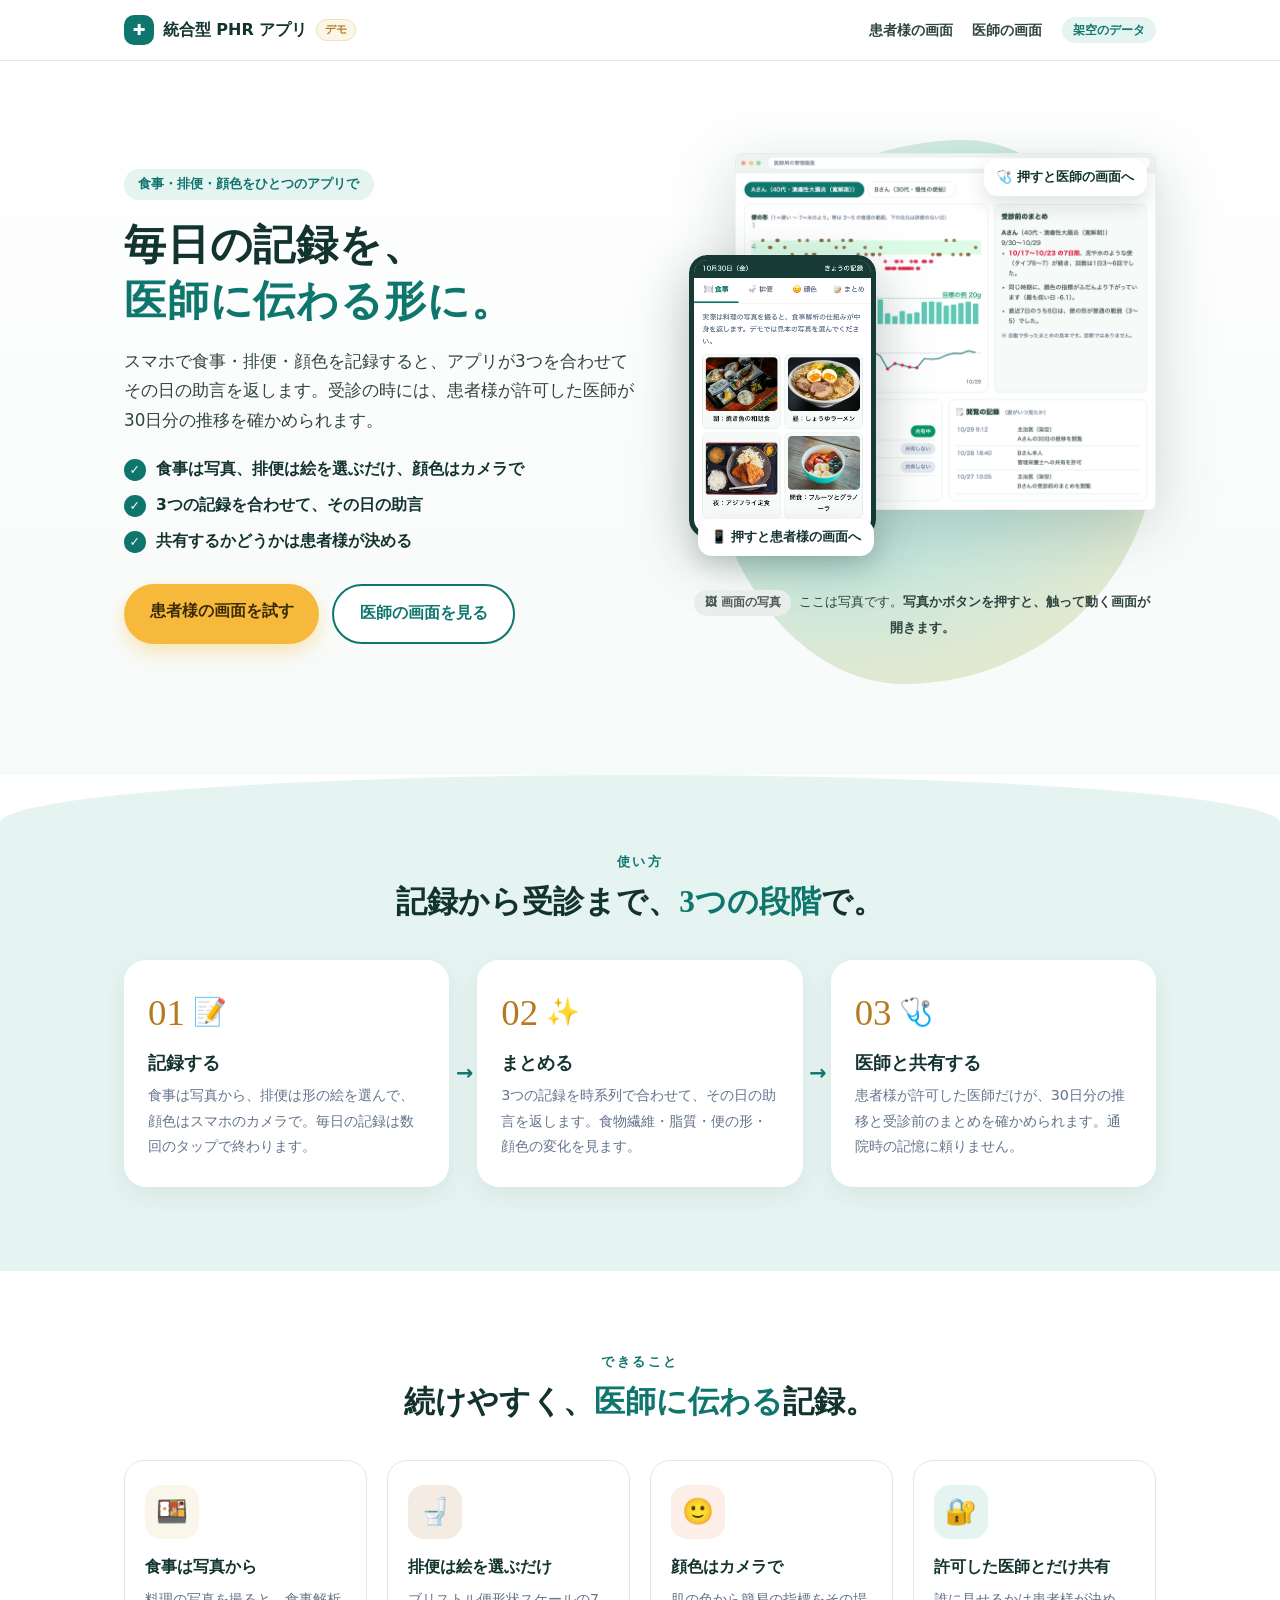
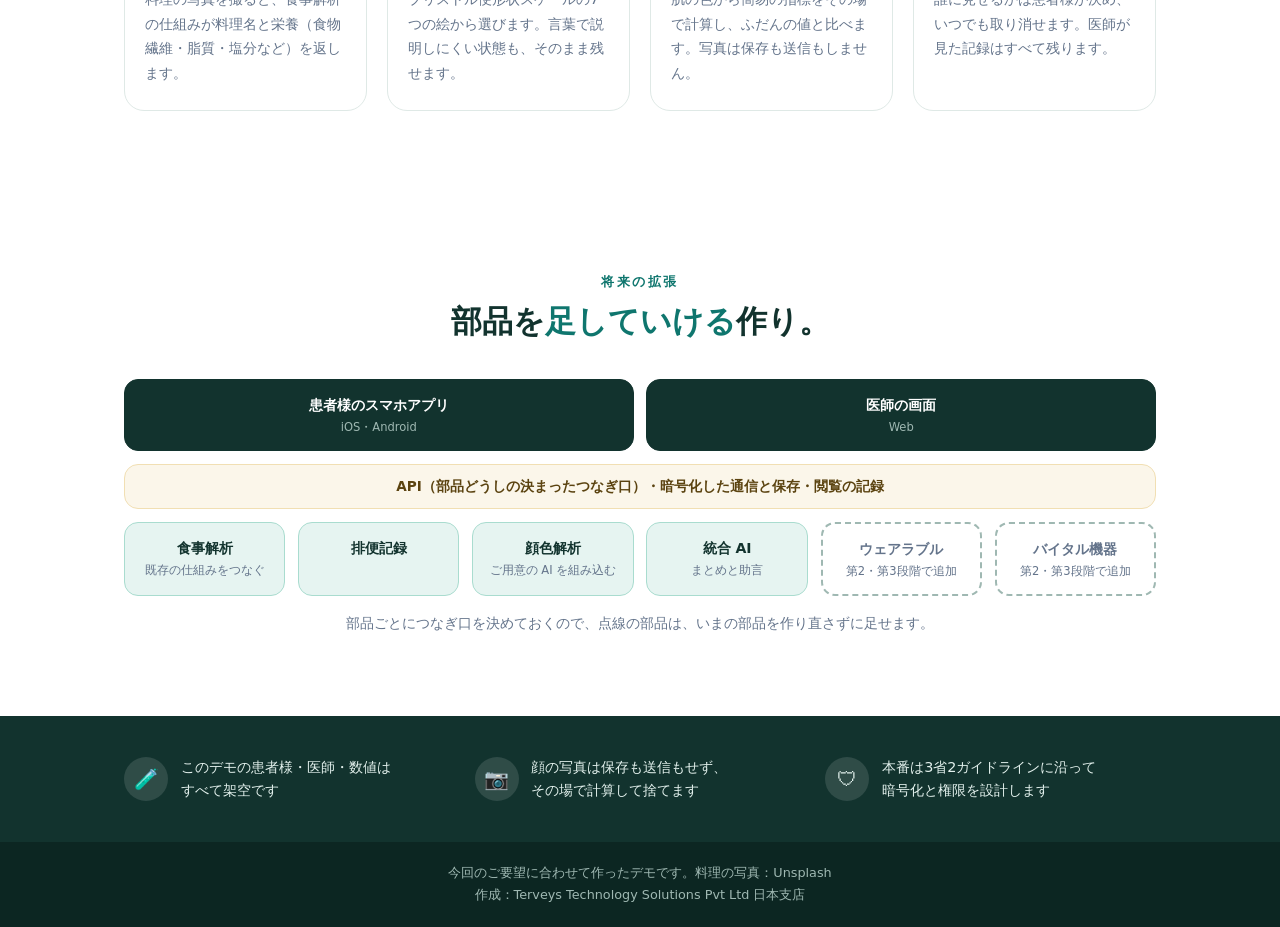
<file: index.html>
<!doctype html>
<html lang="ja">
<head>
<meta charset="utf-8">
<meta name="robots" content="noindex, nofollow">
<meta http-equiv="refresh" content="0; url=./%E7%B5%B1%E5%90%88%E5%9E%8BPHR%E3%83%98%E3%83%AB%E3%82%B9%E3%82%B1%E3%82%A2%E3%82%A2%E3%83%97%E3%83%AA%E3%81%AE%E3%83%87%E3%83%A2/">
<title>統合型PHRヘルスケアアプリのデモ</title>
<script>location.replace('./%E7%B5%B1%E5%90%88%E5%9E%8BPHR%E3%83%98%E3%83%AB%E3%82%B9%E3%82%B1%E3%82%A2%E3%82%A2%E3%83%97%E3%83%AA%E3%81%AE%E3%83%87%E3%83%A2/');</script>
</head>
<body>
<p><a href="./%E7%B5%B1%E5%90%88%E5%9E%8BPHR%E3%83%98%E3%83%AB%E3%82%B9%E3%82%B1%E3%82%A2%E3%82%A2%E3%83%97%E3%83%AA%E3%81%AE%E3%83%87%E3%83%A2/">統合型PHRヘルスケアアプリのデモへ</a></p>
</body>
</html>
</file>
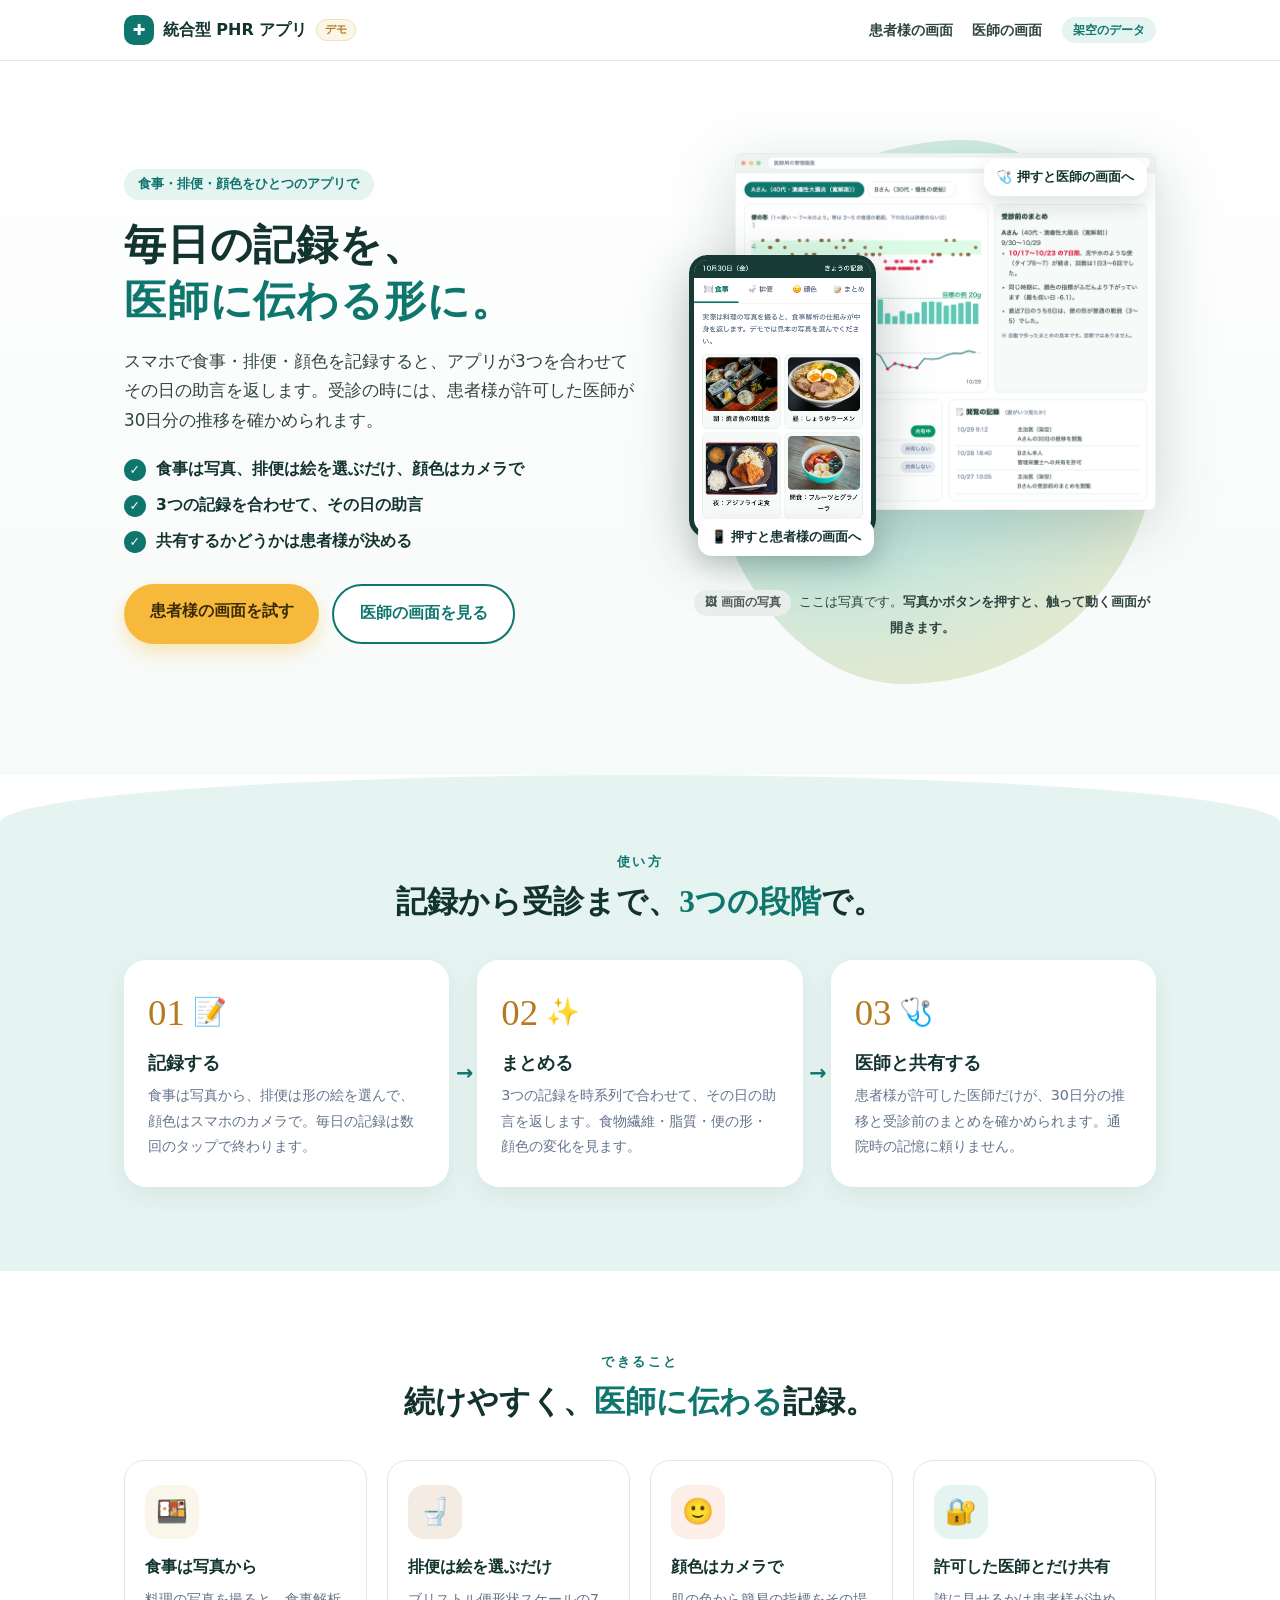
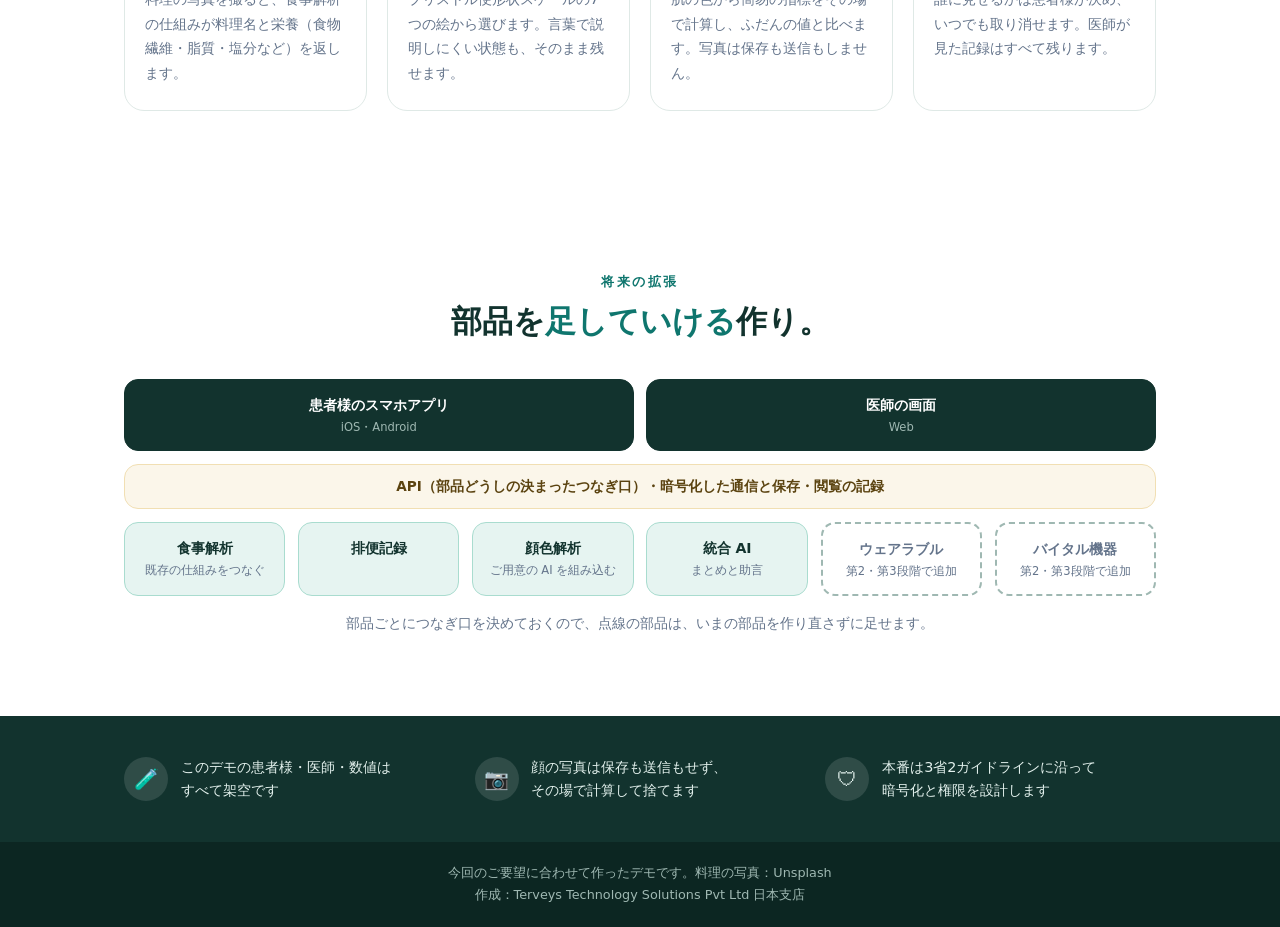
<file: 統合型PHRヘルスケアアプリのデモ/index.html>
<!doctype html>
<html lang="ja">
<head>
<meta charset="utf-8">
<meta name="viewport" content="width=device-width, initial-scale=1">
<meta name="robots" content="noindex, nofollow">
<title>統合型PHRヘルスケアアプリのデモ</title>
<link rel="stylesheet" href="style.css?v=20261030-8">
</head>
<body>
<!-- 発注ナビ 202610280015（統合型PHRヘルスケアアプリの初期開発）向けのデモ。2026-10-30
     見るのは主に発注ナビの担当の方＝1ページ・ログインなし・専門用語なし（202610090019 の教訓）。
     データはすべて架空。顔の写真は保存も送信もしない（その場で色を計算して捨てる）。
     見せ方は Cara Care・ウェルビーのページの組み立てを参考にした（ロゴ・文章・画像・色は写していない） -->
<div class="topbar">
  <div class="wrap">
    <a class="brand" href="#"><span class="mark">✚</span>統合型 PHR アプリ<small>デモ</small></a>
    <nav class="topnav">
      <a href="#patient">患者様の画面</a>
      <a href="#doctor">医師の画面</a>
      <span class="demo-pill">架空のデータ</span>
    </nav>
  </div>
</div>

<section class="hero home">
  <div class="wrap">
    <div class="hero-text">
      <span class="eyebrow">食事・排便・顔色をひとつのアプリで</span>
      <h1>毎日の記録を、<em>医師に伝わる形に。</em></h1>
      <p class="lead">スマホで食事・排便・顔色を記録すると、アプリが3つを合わせてその日の助言を返します。受診の時には、患者様が許可した医師が30日分の推移を確かめられます。</p>
      <ul class="checks">
        <li>食事は写真、排便は絵を選ぶだけ、顔色はカメラで</li>
        <li>3つの記録を合わせて、その日の助言</li>
        <li>共有するかどうかは患者様が決める</li>
      </ul>
      <div class="cta">
        <a class="btn-cta warm" href="#patient">患者様の画面を試す</a>
        <a class="btn-cta line" href="#doctor">医師の画面を見る</a>
      </div>
    </div>

    <div class="hero-visual">
      <div class="pv-stack">
      <a class="pv pv-doctor" href="#doctor" aria-label="医師の画面を見る"><img src="img/preview_doctor.png" alt="医師用の管理画面の見本"></a>
      <a class="pv pv-phone" href="#patient" aria-label="患者様の画面を試す"><img src="img/preview_phone.png" alt="患者様のスマホ画面の見本"></a>
      <span class="float-chip chip-a">📱 押すと患者様の画面へ</span>
      <span class="float-chip chip-b">🩺 押すと医師の画面へ</span>
      </div>
      <p class="pv-caption"><span class="see-badge">🖼 画面の写真</span>ここは写真です。<b>写真かボタンを押すと、触って動く画面が開きます。</b></p>
    </div>
  </div>
</section>

<section class="band home">
  <div class="wrap">
    <span class="sec-label">使い方</span>
    <h2 class="sec-title">記録から受診まで、<em>3つの段階</em>で。</h2>
    <div class="steps">
      <div class="step"><span class="n">01</span><span class="ic">📝</span><b>記録する</b><p>食事は写真から、排便は形の絵を選んで、顔色はスマホのカメラで。毎日の記録は数回のタップで終わります。</p></div>
      <div class="step"><span class="n">02</span><span class="ic">✨</span><b>まとめる</b><p>3つの記録を時系列で合わせて、その日の助言を返します。食物繊維・脂質・便の形・顔色の変化を見ます。</p></div>
      <div class="step"><span class="n">03</span><span class="ic">🩺</span><b>医師と共有する</b><p>患者様が許可した医師だけが、30日分の推移と受診前のまとめを確かめられます。通院時の記憶に頼りません。</p></div>
    </div>
  </div>
</section>

<section class="features home">
  <div class="wrap">
    <span class="sec-label">できること</span>
    <h2 class="sec-title">続けやすく、<em>医師に伝わる</em>記録。</h2>
    <div class="feat-grid">
      <div class="feat"><span class="ic">🍱</span><b>食事は写真から</b><p>料理の写真を撮ると、食事解析の仕組みが料理名と栄養（食物繊維・脂質・塩分など）を返します。</p></div>
      <div class="feat"><span class="ic">🚽</span><b>排便は絵を選ぶだけ</b><p>ブリストル便形状スケールの7つの絵から選びます。言葉で説明しにくい状態も、そのまま残せます。</p></div>
      <div class="feat"><span class="ic">🙂</span><b>顔色はカメラで</b><p>肌の色から簡易の指標をその場で計算し、ふだんの値と比べます。写真は保存も送信もしません。</p></div>
      <div class="feat"><span class="ic">🔐</span><b>許可した医師とだけ共有</b><p>誰に見せるかは患者様が決め、いつでも取り消せます。医師が見た記録はすべて残ります。</p></div>
    </div>
  </div>
</section>

<section class="view patient" id="patient">
  <div class="wrap">
    <span class="sec-label">患者様の画面</span>
    <h2 class="sec-title">毎日の記録を、<em>触って</em>試せます。</h2>
    <div class="patient-grid">
      <div class="guide">
        <b class="guide-title">この順に試してください</b>
        <ol class="guide-steps">
          <li><span>1</span><div><b>食事</b>見本の写真を選ぶと、写真を解析して料理名と栄養を返します。</div></li>
          <li><span>2</span><div><b>排便</b>便の形に近い絵を選びます（ブリストル便形状スケール）。</div></li>
          <li><span>3</span><div><b>顔色</b>「カメラを使う」か「見本の値で試す」で、顔色の指標を出します。写真は保存も送信もしません。</div></li>
          <li><span>4</span><div><b>まとめ</b>3つの記録を合わせた、きょうの助言が出ます。</div></li>
        </ol>
        <p class="guide-note">記録は、患者様が許可した医師だけが見られます。</p>
        <div class="view-nav">
          <a class="btn-cta line" href="#doctor">医師の画面を見る →</a>
          <a class="back" href="#">← 最初の画面へ</a>
        </div>
      </div>
      <div class="phone-stage">
        <span class="touch-badge pulse">👆 このスマホの画面は、触って動きます</span>
      <div class="phone">
        <div class="phone-top"><span id="today-label"></span><span>きょうの記録</span></div>
        <nav class="tabs" role="tablist">
          <button class="tab on" data-tab="meal">🍽 食事</button>
          <button class="tab" data-tab="stool">🚽 排便</button>
          <button class="tab" data-tab="face">🙂 顔色</button>
          <button class="tab" data-tab="sum">📝 まとめ</button>
        </nav>

        <div class="pane on" id="pane-meal">
          <p class="hint">実際は料理の写真を撮ると、食事解析の仕組みが中身を返します。<b>👆 見本の写真を押してください。</b></p>
          <div class="meal-picks" id="meal-picks"></div>
          <div class="result" id="meal-result" hidden></div>
          <ul class="log" id="meal-log"></ul>
        </div>

        <div class="pane" id="pane-stool">
          <p class="hint">便の形に近い絵を選んでください（ブリストル便形状スケール）。</p>
          <div class="bristol" id="bristol"></div>
          <ul class="log" id="stool-log"></ul>
        </div>

        <div class="pane" id="pane-face">
          <p class="hint">枠の中に顔を入れて撮ると、肌の色から顔色の指標をその場で計算します。<b>写真は保存も送信もしません。</b></p>
          <div class="cam">
            <video id="cam-video" playsinline muted></video>
            <canvas id="cam-canvas" hidden></canvas>
            <div class="cam-oval"></div>
            <div class="cam-off" id="cam-off">カメラは止まっています</div>
          </div>
          <div class="btn-row">
            <button class="btn" id="cam-start">カメラを使う</button>
            <button class="btn primary" id="cam-shot" disabled>この顔色で計算</button>
            <button class="btn ghost" id="cam-sample">見本の値で試す</button>
          </div>
          <div class="result" id="face-result" hidden></div>
        </div>

        <div class="pane" id="pane-sum">
          <div id="sum-body"></div>
          <p class="note">※ 助言は見本の文です。実際は統合 AI エンジンが記録をまとめて出します。</p>
        </div>
      </div>
      </div>
    </div>
  </div>
</section>

<section class="view doctor" id="doctor">
  <div class="wrap">
    <span class="sec-label">医療関係者の方へ</span>
    <h2 class="sec-title">受診の前に、<em>30日分の推移</em>をひと目で。</h2>
    <p class="sec-lead">架空の患者様2人の記録です。患者様を切り替えて、便の形・食物繊維・顔色の推移と、受診前のまとめをご覧ください。</p>
    <div class="legend">
      <span><span class="touch-badge">👆 押して試せる</span>患者様の切り替え（Aさん・Bさん）と、共有の許可のボタン</span>
      <span><span class="see-badge">👀 見るだけ</span>グラフ・受診前のまとめ・閲覧の記録</span>
    </div>
    <div class="browser">
      <div class="browser-bar"><span class="dot"></span><span class="dot"></span><span class="dot"></span><span class="addr">医師用の管理画面</span></div>
      <div class="browser-body">
        <div class="pt-row"><span class="touch-mini">👆 押して切り替え</span><div class="pt-picks" id="pt-picks"></div></div>
        <div class="doc-grid">
          <div class="chart-box">
            <div class="chart-title">便の形<span>（1＝硬い 〜 7＝水のよう。帯は 3〜5 の普通の範囲、下の白丸は排便のない日）</span></div>
            <svg id="ch-stool" class="chart" viewBox="0 0 600 140"></svg>
            <div class="chart-title">食物繊維（g）<span>（食事の記録から）</span></div>
            <svg id="ch-fiber" class="chart" viewBox="0 0 600 100"></svg>
            <div class="chart-title">顔色の指標<span>（点線はその方のふだんの値）</span></div>
            <svg id="ch-face" class="chart" viewBox="0 0 600 100"></svg>
            <div class="axis" id="ch-axis"></div>
          </div>
          <div class="summary-box">
            <h3>受診前のまとめ</h3>
            <div id="doc-summary"></div>
          </div>
        </div>
        <div class="trust-grid">
          <div class="trust-box">
            <h3>🔐 共有の許可<small>（患者様が決めます）</small><span class="touch-mini">👆 押して試せます</span></h3>
            <ul class="consent" id="consent"></ul>
          </div>
          <div class="trust-box">
            <h3>🗒 閲覧の記録<small>（誰がいつ見たか）</small><span class="see-mini">👀 見るだけ</span></h3>
            <table class="audit"><tbody id="audit"></tbody></table>
          </div>
        </div>
      </div>
    </div>
    <div class="view-nav center">
      <a class="btn-cta warm" href="#patient">患者様の画面を試す</a>
      <a class="back" href="#">← 最初の画面へ</a>
    </div>
  </div>
</section>

<section class="arch-sec home">
  <div class="wrap">
    <span class="sec-label">将来の拡張</span>
    <h2 class="sec-title">部品を<em>足していける</em>作り。</h2>
    <div class="arch">
      <div class="arch-row"><div class="arch-box app">患者様のスマホアプリ<small>iOS・Android</small></div><div class="arch-box app">医師の画面<small>Web</small></div></div>
      <div class="arch-bus">API（部品どうしの決まったつなぎ口）・暗号化した通信と保存・閲覧の記録</div>
      <div class="arch-row mods">
        <div class="arch-box">食事解析<small>既存の仕組みをつなぐ</small></div>
        <div class="arch-box">排便記録</div>
        <div class="arch-box">顔色解析<small>ご用意の AI を組み込む</small></div>
        <div class="arch-box">統合 AI<small>まとめと助言</small></div>
        <div class="arch-box future">ウェアラブル<small>第2・第3段階で追加</small></div>
        <div class="arch-box future">バイタル機器<small>第2・第3段階で追加</small></div>
      </div>
    </div>
    <p class="arch-note">部品ごとにつなぎ口を決めておくので、点線の部品は、いまの部品を作り直さずに足せます。</p>
  </div>
</section>

<section class="trust">
  <div class="wrap trust-items">
    <div class="trust-item"><span class="ic">🧪</span><span>このデモの患者様・医師・数値は<br>すべて架空です</span></div>
    <div class="trust-item"><span class="ic">📷</span><span>顔の写真は保存も送信もせず、<br>その場で計算して捨てます</span></div>
    <div class="trust-item"><span class="ic">🛡</span><span>本番は3省2ガイドラインに沿って<br>暗号化と権限を設計します</span></div>
  </div>
</section>

<footer>
  今回のご要望に合わせて作ったデモです。料理の写真：Unsplash<br>
  作成：Terveys Technology Solutions Pvt Ltd 日本支店
</footer>
<script src="app.js?v=20261030-8"></script>
</body>
</html>
</file>
<file: 統合型PHRヘルスケアアプリのデモ/style.css>
/* 202610280015 PHR アプリのデモ。2026-10-30 作り直し：ページの組み立ては Cara Care・ウェルビーのページを参考に
   （最初の画面に見出し・チェック・ボタン2つ・アプリの画面／使い方の3段階の帯／機能のカード／医師の画面を枠に入れる）。
   ロゴ・文章・画像・色は写していない */
:root {
  --primary: #12332e;
  --accent: #0f766e;
  --accent-2: #14b8a6;
  --accent-light: #e6f4f1;
  --warm: #f6b93b;
  --warm-dark: #b7791f;
  --sand: #fbf6ea;
  --bg: #f6faf8;
  --card-bg: #ffffff;
  --text: #2f4440;
  --text-light: #64748b;
  --border: #dfe9e6;
  --warn: #e11d48;
  --ok: #059669;
  --radius: 14px;
  --serif: "Hiragino Mincho ProN", "Yu Mincho", YuMincho, "Noto Serif JP", serif;
}
* { box-sizing: border-box; margin: 0; padding: 0; }
html { scroll-behavior: smooth; }
body {
  font-family: "Hiragino Sans", "Hiragino Kaku Gothic ProN", "Yu Gothic", YuGothic, Meiryo, system-ui, sans-serif;
  background: #fff;
  color: var(--text);
  line-height: 1.75;
  -webkit-text-size-adjust: 100%;
  overflow-x: hidden;
}
button { font: inherit; cursor: pointer; }
.wrap { max-width: 1080px; margin: 0 auto; padding: 0 24px; }
section { scroll-margin-top: 64px; }
#app { scroll-margin-top: 76px; }

/* 上の帯 */
.topbar { position: sticky; top: 0; z-index: 20; background: rgba(255, 255, 255, .92); backdrop-filter: blur(8px); -webkit-backdrop-filter: blur(8px); border-bottom: 1px solid var(--border); }
.topbar .wrap { display: flex; align-items: center; justify-content: space-between; height: 60px; gap: 1rem; }
.brand { display: flex; align-items: center; gap: .55rem; font-weight: 700; color: var(--primary); white-space: nowrap; text-decoration: none; }
.brand .mark { width: 30px; height: 30px; border-radius: 10px; background: var(--accent); color: #fff; display: grid; place-items: center; font-size: .95rem; }
.brand small { font-size: .7rem; font-weight: 700; color: var(--warm-dark); background: var(--sand); border: 1px solid #f1dfb3; border-radius: 999px; padding: 0 .5rem; }
.topnav { display: flex; align-items: center; gap: 1.2rem; }
.topnav a { font-size: .88rem; color: var(--text); text-decoration: none; font-weight: 600; }
.topnav a:hover { color: var(--accent); }
.demo-pill { font-size: .75rem; color: var(--accent); background: var(--accent-light); border-radius: 999px; padding: .15rem .7rem; font-weight: 700; }

/* 最初の画面 */
.hero { padding: 56px 0 80px; background: linear-gradient(180deg, #fff 0%, var(--bg) 100%); overflow: hidden; }
.hero .wrap { display: grid; grid-template-columns: 1.05fr .95fr; gap: 48px; align-items: center; }
.eyebrow { display: inline-block; font-size: .82rem; font-weight: 700; color: var(--accent); background: var(--accent-light); padding: .25rem .9rem; border-radius: 999px; margin-bottom: 1.1rem; }
.hero h1 { font-family: var(--serif); font-size: 2.6rem; line-height: 1.35; color: var(--primary); font-weight: 700; margin-bottom: 1.1rem; letter-spacing: .02em; }
.hero h1 em { display: block; font-style: normal; color: var(--accent); }
.lead { font-size: 1.05rem; margin-bottom: 1.3rem; }
.checks { list-style: none; margin-bottom: 1.8rem; }
.checks li { position: relative; padding-left: 2rem; margin-bottom: .55rem; font-weight: 700; color: var(--primary); font-size: .97rem; }
.checks li::before { content: "✓"; position: absolute; left: 0; top: .2rem; width: 1.35rem; height: 1.35rem; border-radius: 50%; background: var(--accent); color: #fff; font-size: .78rem; display: grid; place-items: center; line-height: 1; }
.cta { display: flex; flex-wrap: wrap; gap: .8rem; }
.btn-cta { display: inline-block; padding: .9rem 1.6rem; border-radius: 999px; font-weight: 700; text-decoration: none; font-size: .97rem; transition: transform .15s; }
.btn-cta:hover { transform: translateY(-2px); }
.btn-cta.warm { background: var(--warm); color: #3b2a05; box-shadow: 0 8px 18px rgba(246, 185, 59, .35); }
.btn-cta.line { border: 2px solid var(--accent); color: var(--accent); background: #fff; }
.hero-visual { position: relative; padding: 36px 0 56px; }
.hero-visual::before {
  content: ""; position: absolute; left: 2%; right: 0; top: 4%; bottom: 2%; z-index: 0;
  background: radial-gradient(circle at 30% 25%, #e3f4ef 0%, #c7e8df 55%, #f7e9c4 100%);
  border-radius: 58% 42% 55% 45% / 45% 55% 45% 55%;
}
.pv-stack { position: relative; padding-bottom: 46px; }
.pv { position: relative; z-index: 1; display: block; transition: transform .2s; }
.pv:hover { transform: translateY(-4px); }
.pv img { display: block; width: 100%; height: auto; }
.pv-doctor { width: 90%; margin-left: auto; filter: drop-shadow(0 18px 30px rgba(18, 51, 46, .18)); }
.pv-phone { position: absolute; z-index: 2; left: 0; bottom: 18px; width: 40%; max-width: 210px; filter: drop-shadow(0 18px 28px rgba(18, 51, 46, .3)); }
.float-chip { position: absolute; z-index: 3; background: #fff; border-radius: 14px; box-shadow: 0 8px 22px rgba(18, 51, 46, .14); padding: .45rem .8rem; font-size: .8rem; font-weight: 700; color: var(--primary); white-space: nowrap; pointer-events: none; }
.chip-a { left: 2%; bottom: 0; }
.chip-b { right: 2%; top: 6px; }

/* 患者様の画面・医師の画面（ボタンで切り替える） */
.view { display: none; }
body.v-patient .home, body.v-doctor .home { display: none; }
body.v-patient #patient, body.v-doctor #doctor { display: block; }
.topnav a.on { color: var(--accent); box-shadow: inset 0 -2px 0 var(--accent); }
.patient { background: var(--bg); padding: 56px 0 80px; }
.patient-grid { display: grid; grid-template-columns: 1fr 400px; gap: 48px; align-items: start; }
.guide { background: #fff; border: 1px solid var(--border); border-radius: 20px; padding: 26px 26px 22px; box-shadow: 0 8px 24px rgba(18, 51, 46, .06); }
.guide-title { display: block; font-size: 1.05rem; color: var(--primary); margin-bottom: .4rem; }
.guide-steps { list-style: none; }
.guide-steps li { display: flex; gap: .9rem; padding: .8rem 0; border-bottom: 1px dashed var(--border); font-size: .92rem; }
.guide-steps li > span { flex: none; width: 30px; height: 30px; border-radius: 50%; background: var(--accent); color: #fff; display: grid; place-items: center; font-weight: 700; font-size: .9rem; }
.guide-steps b { display: block; color: var(--primary); }
.guide-note { margin-top: .9rem; font-size: .85rem; color: var(--text-light); }
.view-nav { display: flex; flex-wrap: wrap; gap: 1rem 1.4rem; align-items: center; margin-top: 1.4rem; }
.view-nav.center { justify-content: center; margin-top: 2.2rem; }
.back { color: var(--text-light); text-decoration: none; font-weight: 700; font-size: .92rem; }
.back:hover { color: var(--accent); }
.phone-stage { position: relative; display: flex; justify-content: center; padding: 10px 0; }
.phone-stage::before {
  content: ""; position: absolute; left: -6%; right: -6%; top: 4%; bottom: 0; z-index: 0;
  background: radial-gradient(circle at 30% 25%, #e3f4ef 0%, #c7e8df 55%, #f7e9c4 100%);
  border-radius: 58% 42% 55% 45% / 45% 55% 45% 55%;
}
.phone-stage .phone { position: relative; z-index: 1; }

/* 触って動く所と見るだけの所の目印 */
.touch-badge, .see-badge { display: inline-flex; align-items: center; gap: .3rem; font-weight: 700; font-size: .82rem; border-radius: 999px; padding: .28rem .85rem; white-space: nowrap; }
.touch-badge { background: var(--warm); color: #3b2a05; box-shadow: 0 6px 14px rgba(246, 185, 59, .35); }
.see-badge { background: #e9eeed; color: #4b5d59; }
.touch-badge.pulse { position: relative; z-index: 2; margin-bottom: 14px; animation: pulse 1.8s ease-in-out infinite; }
@keyframes pulse { 0%, 100% { box-shadow: 0 0 0 0 rgba(246, 185, 59, .55); } 50% { box-shadow: 0 0 0 10px rgba(246, 185, 59, 0); } }
.touch-mini, .see-mini { font-size: .72rem; font-weight: 700; border-radius: 999px; padding: .05rem .55rem; white-space: nowrap; }
.touch-mini { background: #fdf0cf; color: #7a5410; border: 1px solid #f3d58a; }
.see-mini { background: #eef2f1; color: #64748b; }
h3 .touch-mini, h3 .see-mini { margin-left: auto; }
.pt-row { display: flex; flex-wrap: wrap; align-items: center; gap: .6rem; margin-bottom: 1rem; }
.pt-row .pt-picks { margin-bottom: 0; }
.legend { display: flex; flex-wrap: wrap; justify-content: center; gap: .6rem 1.6rem; margin: -0.6rem auto 1.2rem; font-size: .88rem; }
.legend > span { display: inline-flex; align-items: center; gap: .55rem; }
.pv-caption { position: relative; z-index: 3; text-align: center; font-size: .84rem; color: var(--text); margin-top: 34px; }
.pv-caption .see-badge { margin-right: .5rem; font-size: .75rem; padding: .15rem .65rem; }
.phone-stage { flex-direction: column; align-items: center; }

/* 見出しの共通 */
.sec-label { display: block; text-align: center; font-size: .8rem; letter-spacing: .2em; color: var(--accent); font-weight: 700; margin-bottom: .35rem; }
.sec-title { font-family: var(--serif); text-align: center; font-size: 1.95rem; color: var(--primary); margin-bottom: 2.2rem; line-height: 1.45; font-weight: 700; }
.sec-title em { font-style: normal; color: var(--accent); }
.sec-lead { text-align: center; max-width: 660px; margin: -1.2rem auto 2rem; }
h3 { font-size: 1.02rem; color: var(--primary); margin-bottom: .75rem; display: flex; align-items: baseline; flex-wrap: wrap; gap: .4rem; }
h3 small { font-size: .8rem; color: var(--text-light); font-weight: normal; }

/* 使い方の帯 */
.band { background: var(--accent-light); padding: 76px 0 84px; border-top-left-radius: 50% 48px; border-top-right-radius: 50% 48px; }
.steps { display: grid; grid-template-columns: repeat(3, 1fr); gap: 28px; }
.step { position: relative; background: #fff; border-radius: 22px; padding: 28px 24px; box-shadow: 0 8px 24px rgba(18, 51, 46, .07); }
.step .n { font-family: var(--serif); font-size: 2.3rem; color: var(--warm-dark); line-height: 1; margin-right: .5rem; }
.step .ic { font-size: 1.7rem; vertical-align: 4px; }
.step b { display: block; font-size: 1.12rem; color: var(--primary); margin: .7rem 0 .35rem; }
.step p { font-size: .9rem; color: var(--text-light); }
.step:not(:last-child)::after { content: "→"; position: absolute; right: -24px; top: 50%; transform: translateY(-50%); color: var(--accent); font-size: 1.3rem; font-weight: 700; }

/* できること */
.features { padding: 80px 0; }
.feat-grid { display: grid; grid-template-columns: repeat(4, 1fr); gap: 20px; }
.feat { border: 1px solid var(--border); border-radius: 20px; padding: 24px 20px; background: #fff; }
.feat .ic { width: 54px; height: 54px; border-radius: 16px; display: grid; place-items: center; font-size: 1.6rem; background: var(--sand); margin-bottom: .9rem; }
.feat:nth-child(2) .ic { background: #f4ebe2; }
.feat:nth-child(3) .ic { background: #fdeee8; }
.feat:nth-child(4) .ic { background: var(--accent-light); }
.feat b { display: block; color: var(--primary); font-size: 1.02rem; margin-bottom: .35rem; }
.feat p { font-size: .88rem; color: var(--text-light); }

/* 医師の画面（ブラウザの枠） */
.doctor { background: var(--bg); padding: 80px 0; }
.browser { background: #fff; border-radius: 16px; overflow: hidden; border: 1px solid var(--border); box-shadow: 0 20px 48px rgba(18, 51, 46, .12); }
.browser-bar { display: flex; align-items: center; gap: .45rem; background: #edf3f1; padding: .65rem .9rem; border-bottom: 1px solid var(--border); }
.dot { width: 11px; height: 11px; border-radius: 50%; background: #e8a5a0; }
.dot:nth-child(2) { background: #eccd85; }
.dot:nth-child(3) { background: #9fd3a8; }
.addr { margin-left: .7rem; flex: 1; background: #fff; border-radius: 999px; padding: .15rem .9rem; font-size: .78rem; color: var(--text-light); }
.browser-body { padding: 22px; }

/* スマホの枠 */
.phone {
  width: 100%; max-width: 370px; border: 10px solid #183a35; border-radius: 36px; background: #fff;
  overflow: hidden; box-shadow: 0 24px 50px rgba(18, 51, 46, .25);
}
.phone-top { display: flex; justify-content: space-between; background: #183a35; color: #cfe3de; font-size: .8rem; padding: .35rem 1rem .5rem; }
.tabs { display: grid; grid-template-columns: repeat(4, 1fr); border-bottom: 1px solid var(--border); }
.tab { background: none; border: none; padding: .7rem .2rem; font-size: .85rem; color: var(--text-light); border-bottom: 3px solid transparent; }
.tab.on { color: var(--accent); border-bottom-color: var(--accent); font-weight: 700; }
.pane { display: none; padding: 1rem; min-height: 430px; max-height: 560px; overflow-y: auto; }
.pane.on { display: block; }
.hint { font-size: .85rem; color: var(--text-light); margin-bottom: .8rem; }
.note { font-size: .78rem; color: var(--text-light); margin-top: .8rem; }

/* 食事 */
.meal-picks { display: grid; grid-template-columns: 1fr 1fr; gap: .5rem; }
.meal-pick { background: var(--bg); border: 1px solid var(--border); border-radius: 10px; padding: .35rem .35rem .45rem; text-align: center; font-size: .78rem; }
.meal-pick img { display: block; width: 100%; aspect-ratio: 4 / 3; object-fit: cover; border-radius: 7px; margin-bottom: .3rem; }
.meal-pick.done { border-color: var(--accent); background: var(--accent-light); }
.photo { position: relative; border-radius: 8px; overflow: hidden; margin-bottom: .5rem; }
.photo img { display: block; width: 100%; aspect-ratio: 4 / 3; object-fit: cover; }
.photo.scanning img { filter: brightness(.8); }
.photo .scan { position: absolute; left: 0; right: 0; top: 0; height: 3px; background: var(--accent-2); box-shadow: 0 0 12px 4px rgba(20, 184, 166, .7); animation: scan .9s linear; }
@keyframes scan { from { top: 0; } to { top: 100%; } }
.photo .tag { position: absolute; transform: translate(-50%, -50%); background: rgba(18, 51, 46, .82); color: #fff; font-size: .7rem; line-height: 1.5; padding: 0 .45rem; border-radius: 999px; border: 1px solid rgba(255, 255, 255, .7); white-space: nowrap; }
.photo .tag::before { content: ""; display: inline-block; width: 6px; height: 6px; border-radius: 50%; background: var(--warm); margin-right: .3rem; vertical-align: middle; }
.result { margin-top: .9rem; background: var(--accent-light); border: 1px solid #b9e3da; border-radius: 10px; padding: .8rem; font-size: .85rem; }
.result b { color: var(--primary); }
.result .kv { display: grid; grid-template-columns: repeat(2, 1fr); gap: .2rem .6rem; margin-top: .4rem; font-size: .8rem; white-space: nowrap; }
.result .src { font-size: .75rem; color: var(--text-light); margin-top: .4rem; }
.log { list-style: none; margin-top: .8rem; font-size: .82rem; }
.log li { border-top: 1px dashed var(--border); padding: .35rem 0; display: flex; justify-content: space-between; gap: .5rem; }

/* 排便 */
.bristol { display: grid; grid-template-columns: 1fr; gap: .35rem; }
.b-pick { display: grid; grid-template-columns: 26px 70px 1fr; align-items: center; gap: .5rem; background: var(--bg); border: 1px solid var(--border); border-radius: 10px; padding: .3rem .6rem; text-align: left; font-size: .8rem; }
.b-pick .t { font-weight: 700; color: var(--primary); text-align: center; }
.b-pick svg { width: 70px; height: 26px; }
.b-pick.mid { border-left: 4px solid var(--ok); }

/* 顔色 */
.cam { position: relative; width: 100%; aspect-ratio: 3 / 4; max-height: 300px; background: #12332e; border-radius: 12px; overflow: hidden; }
.cam video { width: 100%; height: 100%; object-fit: cover; transform: scaleX(-1); }
.cam-oval { position: absolute; left: 50%; top: 50%; width: 52%; height: 70%; transform: translate(-50%, -50%); border: 3px dashed rgba(255, 255, 255, .8); border-radius: 50%; pointer-events: none; }
.cam-off { position: absolute; inset: 0; display: flex; align-items: center; justify-content: center; color: #9fb8b2; font-size: .85rem; }
.btn-row { display: flex; flex-wrap: wrap; gap: .4rem; margin-top: .7rem; }
.btn { border: 1px solid var(--border); background: #fff; color: var(--primary); border-radius: 999px; padding: .45rem .8rem; font-size: .82rem; }
.btn.primary { background: var(--accent); border-color: var(--accent); color: #fff; }
.btn.ghost { color: var(--text-light); }
.btn:disabled { opacity: .45; cursor: default; }
.swatch { display: inline-block; width: 1.1rem; height: 1.1rem; border-radius: 4px; vertical-align: -3px; border: 1px solid rgba(0, 0, 0, .15); }

/* まとめ */
.sum-row { display: flex; justify-content: space-between; border-bottom: 1px solid var(--border); padding: .45rem 0; font-size: .88rem; }
.sum-row span:last-child { font-weight: 700; color: var(--primary); text-align: right; }
.advice { margin-top: .9rem; background: var(--sand); border: 1px solid #f1dfb3; border-radius: 10px; padding: .8rem; font-size: .88rem; color: #5b4310; }
.advice b { display: block; margin-bottom: .3rem; }
.empty { color: var(--text-light); font-size: .85rem; }

/* 医師の画面の中身 */
.pt-picks { display: flex; flex-wrap: wrap; gap: .5rem; margin-bottom: 1rem; }
.pt-pick { border: 1px solid var(--border); background: #fff; border-radius: 999px; padding: .35rem .95rem; font-size: .88rem; color: var(--text); }
.pt-pick.on { background: var(--accent); border-color: var(--accent); color: #fff; }
.doc-grid { display: grid; grid-template-columns: 1.6fr 1fr; gap: 1rem; }
.chart-box, .summary-box, .trust-box { border: 1px solid var(--border); border-radius: var(--radius); padding: 1rem; background: #fff; }
.chart-title { font-size: .85rem; font-weight: 700; color: var(--primary); margin-top: .3rem; }
.chart-title span { font-weight: normal; color: var(--text-light); font-size: .75rem; }
.chart { width: 100%; height: auto; display: block; margin-bottom: .3rem; }
.axis { display: flex; justify-content: space-between; font-size: .72rem; color: var(--text-light); }
.summary-box { background: var(--bg); font-size: .9rem; }
.summary-box ul { padding-left: 1.1rem; }
.summary-box li { margin-bottom: .5rem; }
.flag { color: var(--warn); font-weight: 700; }
.trust-grid { display: grid; grid-template-columns: 1fr 1fr; gap: 1rem; margin-top: 1rem; }
.consent { list-style: none; font-size: .88rem; }
.consent li { display: flex; justify-content: space-between; align-items: center; gap: .5rem; border-bottom: 1px solid var(--border); padding: .45rem 0; }
.switch { border: none; border-radius: 14px; padding: .2rem .7rem; font-size: .78rem; background: #e2e8f0; color: var(--text-light); white-space: nowrap; }
.switch.on { background: var(--ok); color: #fff; }
.audit { width: 100%; border-collapse: collapse; font-size: .82rem; }
.audit td { border-bottom: 1px solid var(--border); padding: .35rem .2rem; vertical-align: top; }
.audit td:first-child { white-space: nowrap; color: var(--text-light); }

/* 部品の図 */
.arch-sec { padding: 80px 0; }
.arch { display: grid; gap: .8rem; }
.arch-row { display: grid; grid-template-columns: 1fr 1fr; gap: .8rem; }
.arch-row.mods { grid-template-columns: repeat(6, 1fr); }
.arch-box { border: 1px solid #a9dccf; background: var(--accent-light); color: var(--primary); border-radius: 14px; padding: .8rem .4rem; text-align: center; font-weight: 700; font-size: .88rem; }
.arch-box small { display: block; font-weight: normal; font-size: .72rem; color: var(--text-light); }
.arch-box.app { background: var(--primary); border-color: var(--primary); color: #fff; }
.arch-box.app small { color: #9fb8b2; }
.arch-box.future { background: #fff; border: 2px dashed #9fb8b2; color: var(--text-light); }
.arch-bus { background: var(--sand); border: 1px solid #f1dfb3; border-radius: 14px; text-align: center; padding: .6rem; font-size: .85rem; color: #5b4310; font-weight: 600; }
.arch-note { margin-top: .9rem; font-size: .9rem; color: var(--text-light); text-align: center; }

/* 安心の印・フッター */
.trust { background: var(--primary); color: #e3f1ed; padding: 40px 0; }
.trust-items { display: grid; grid-template-columns: repeat(3, 1fr); gap: 20px; }
.trust-item { display: flex; align-items: center; gap: .8rem; font-size: .9rem; line-height: 1.6; }
.trust-item .ic { flex: none; width: 44px; height: 44px; border-radius: 50%; background: rgba(255, 255, 255, .12); display: grid; place-items: center; font-size: 1.25rem; }
footer { background: #0c2622; color: #9fb8b2; text-align: center; font-size: .8rem; padding: 20px 16px; }

/* タブレット・スマホの幅 */
@media (max-width: 900px) {
  .hero { padding: 36px 0 56px; }
  .hero .wrap { grid-template-columns: 1fr; gap: 28px; }
  .hero h1 { font-size: 2rem; }
  .steps { grid-template-columns: 1fr; gap: 18px; }
  .step:not(:last-child)::after { content: "↓"; right: auto; left: 50%; top: auto; bottom: -22px; transform: translateX(-50%); }
  .feat-grid { grid-template-columns: 1fr 1fr; }
  .doc-grid, .trust-grid { grid-template-columns: 1fr; }
  .arch-row.mods { grid-template-columns: repeat(3, 1fr); }
  .hero-visual { max-width: 560px; margin: 0 auto; width: 100%; }
  .patient-grid { grid-template-columns: 1fr; gap: 28px; }
  .phone-stage { order: -1; }
  .trust-items { grid-template-columns: 1fr; }
}
@media (max-width: 560px) {
  .wrap { padding: 0 16px; }
  .topnav a { display: none; }
  .hero h1 { font-size: 1.7rem; }
  .sec-title { font-size: 1.5rem; }
  .band { border-top-left-radius: 50% 24px; border-top-right-radius: 50% 24px; padding: 56px 0 64px; }
  .features, .doctor, .arch-sec { padding: 56px 0; }
  .feat-grid { grid-template-columns: 1fr; }
  .arch-row.mods { grid-template-columns: repeat(2, 1fr); }
  .browser-body { padding: 12px; }
  .phone { border-width: 7px; border-radius: 28px; }
  .float-chip { font-size: .72rem; }
  .patient { padding: 36px 0 56px; }
  .phone-stage::before { left: 0; right: 0; }
}
</file>
